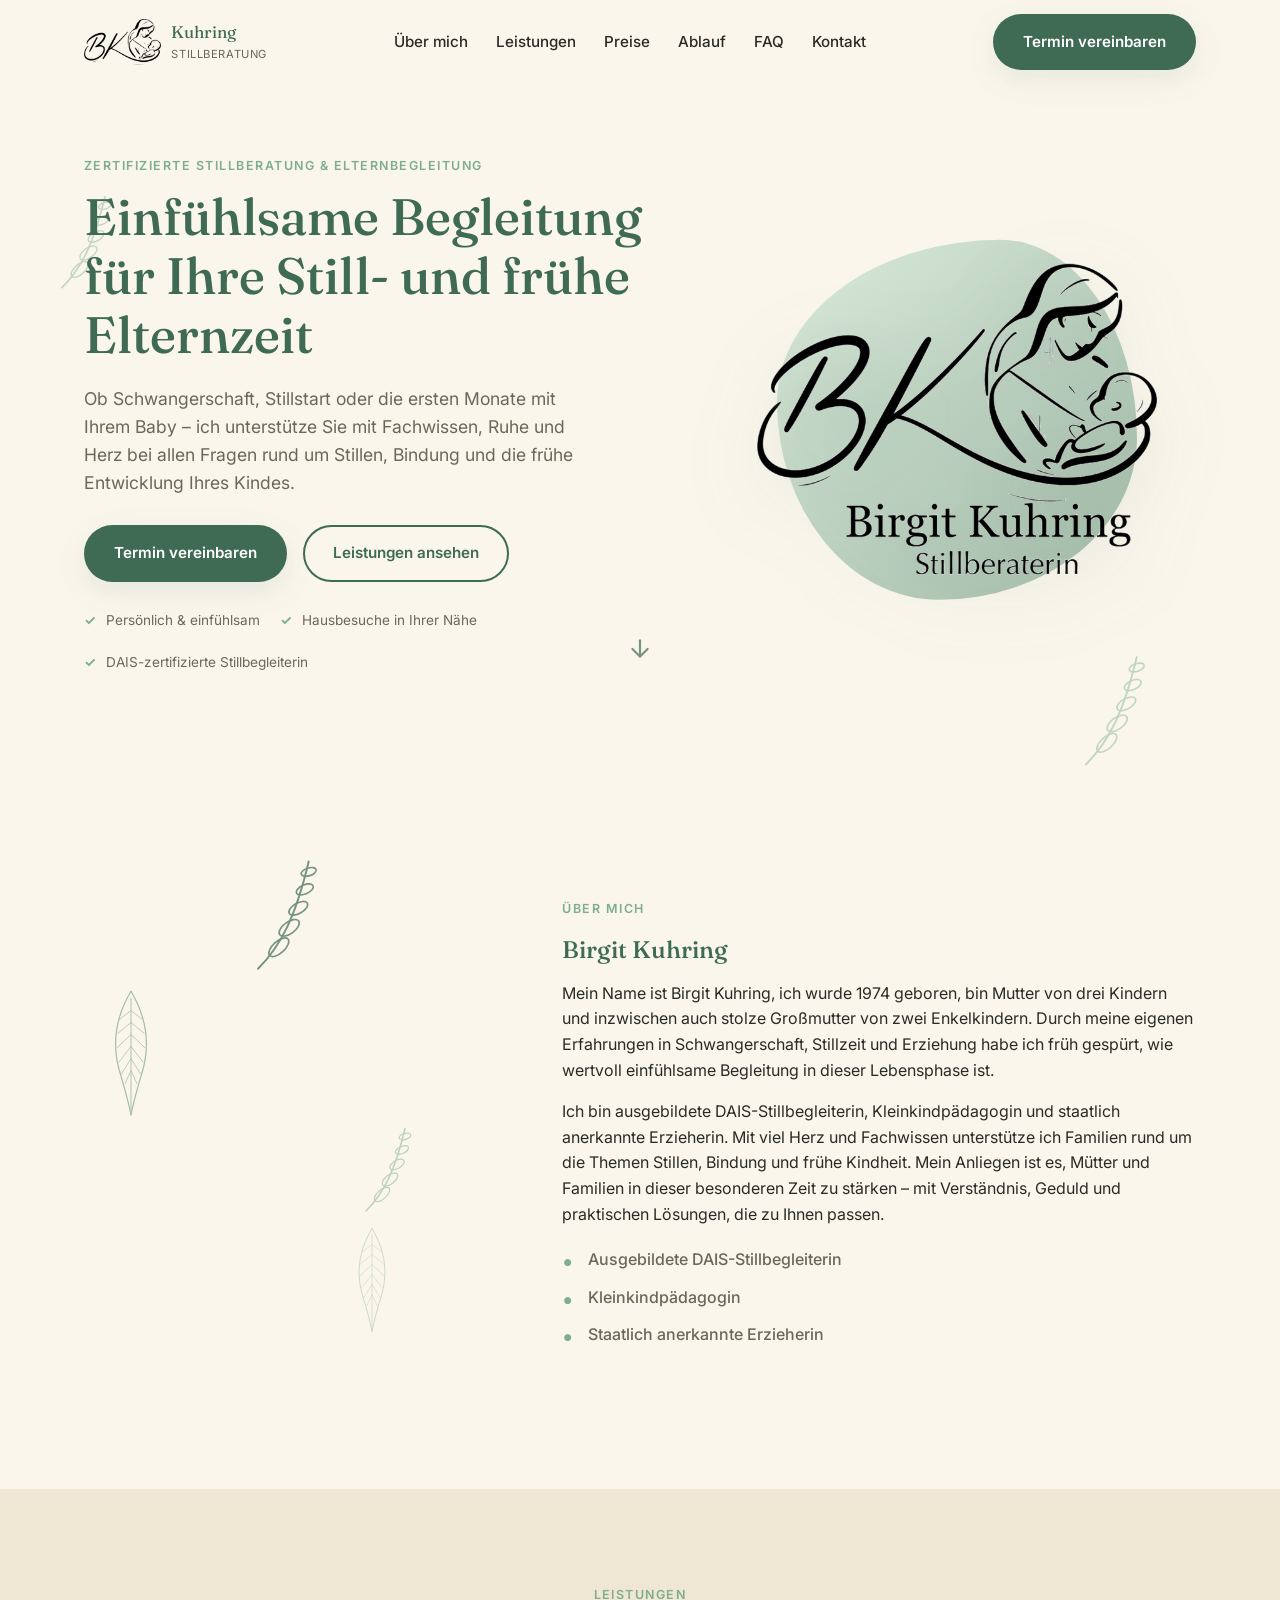
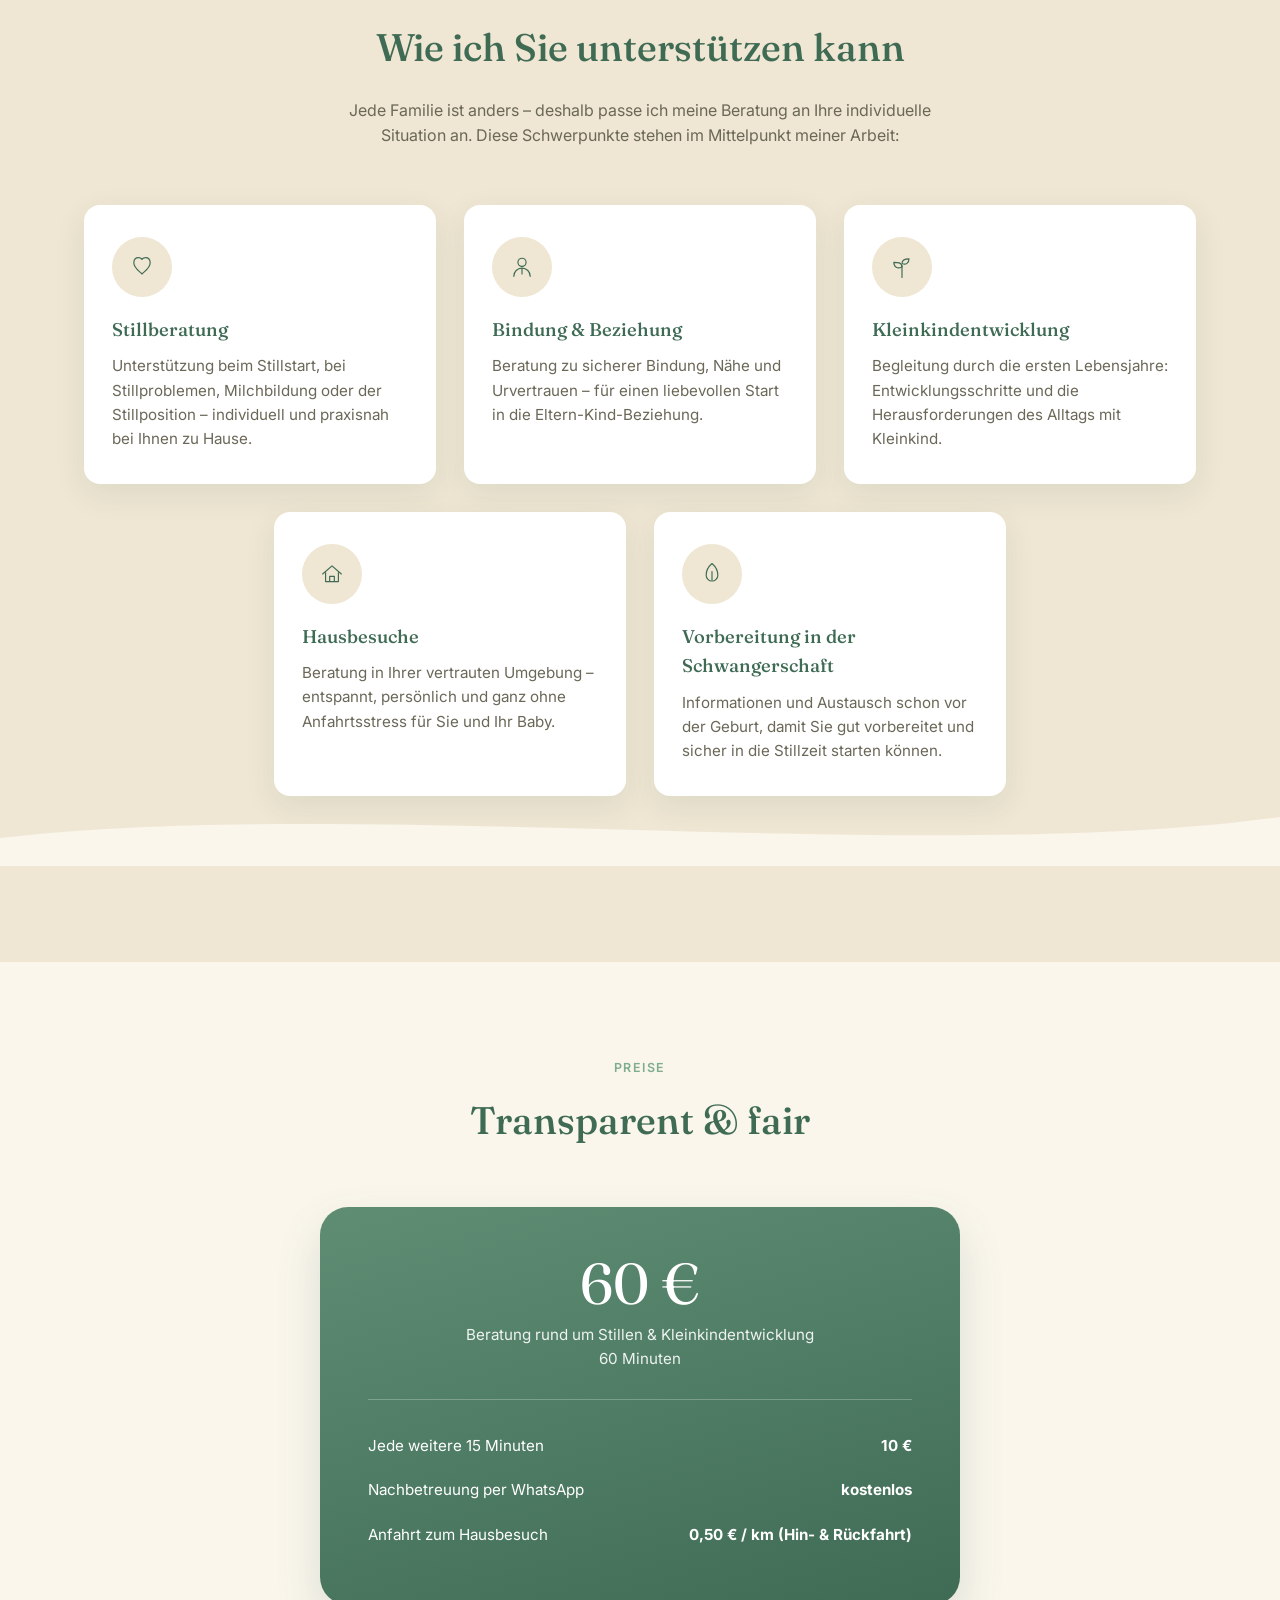
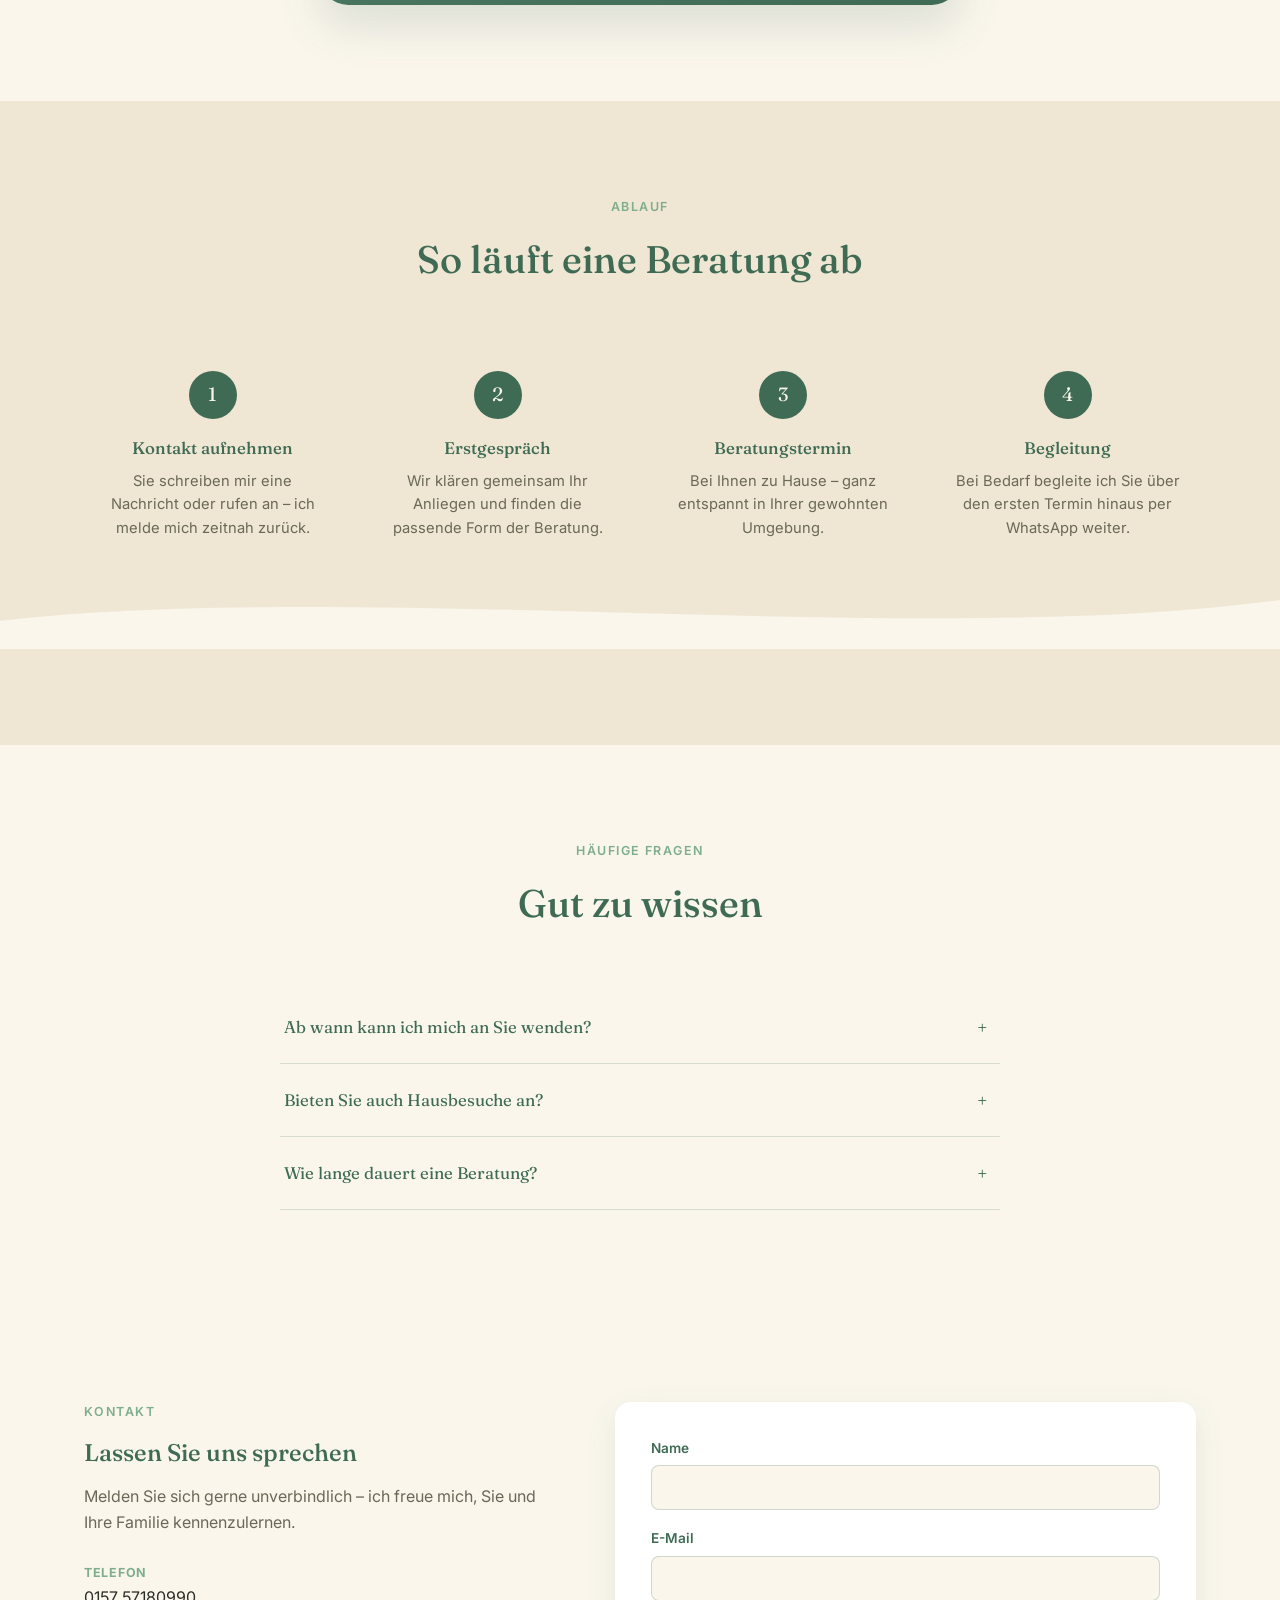
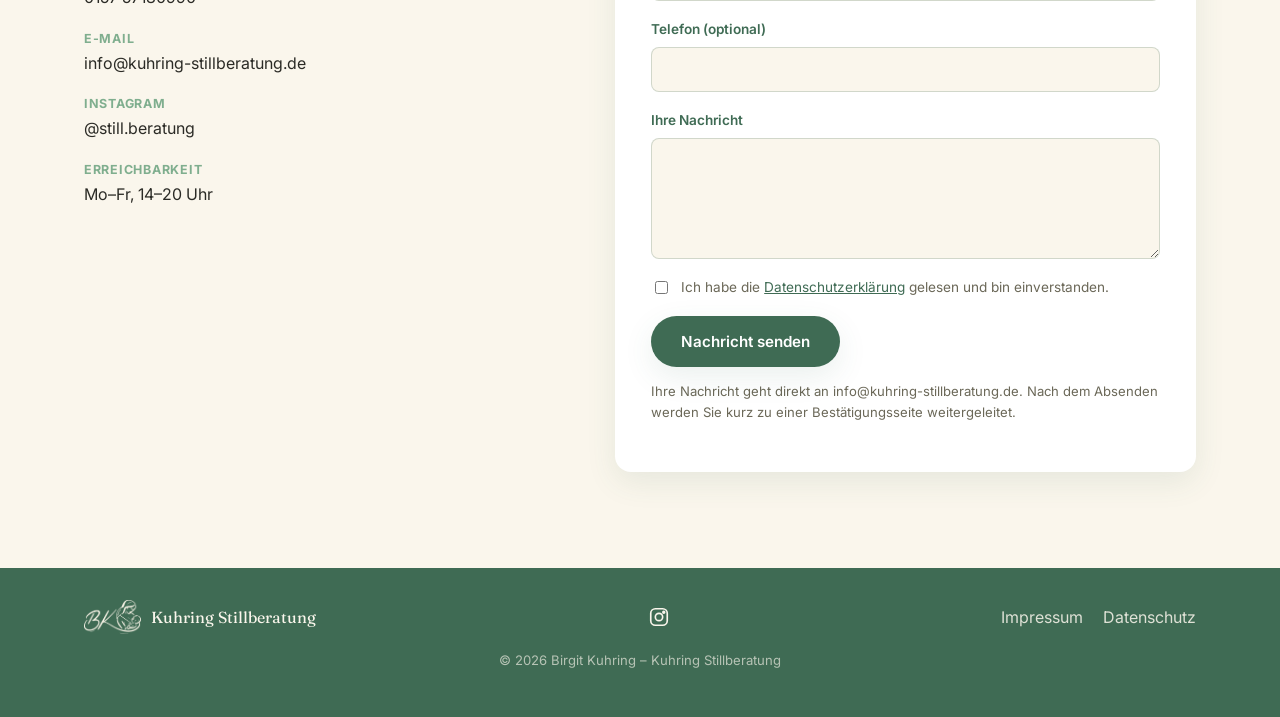
<file: index.html>
<!DOCTYPE html>
<html lang="de">
<head>
<meta charset="UTF-8">
<meta name="viewport" content="width=device-width, initial-scale=1.0">
<title>Kuhring Stillberatung | Birgit Kuhring – Beratung für Stillzeit &amp; frühe Elternschaft</title>
<meta name="description" content="Einfühlsame Beratung und Unterstützung für Familien rund um Stillen, Bindung, frühe Kindheit und Kleinkindentwicklung. Persönlich, kompetent und auf Augenhöhe – von Birgit Kuhring.">
<meta name="theme-color" content="#3f6b54">

<!-- Open Graph -->
<meta property="og:type" content="website">
<meta property="og:title" content="Kuhring Stillberatung | Birgit Kuhring">
<meta property="og:description" content="Einfühlsame Beratung für Familien rund um Stillen, Bindung und frühe Kindheit.">
<meta property="og:locale" content="de_DE">
<meta property="og:image" content="assets/logo-full.png">

<link rel="icon" type="image/png" href="assets/logo-mark.png">

<link rel="preconnect" href="https://fonts.googleapis.com">
<link rel="preconnect" href="https://fonts.gstatic.com" crossorigin>
<link href="https://fonts.googleapis.com/css2?family=Fraunces:opsz,wght@9..144,400;9..144,500;9..144,600&family=Inter:wght@400;500;600;700&display=swap" rel="stylesheet">

<link rel="stylesheet" href="css/style.css">
</head>
<body>

<a class="skip-link" href="#main">Zum Inhalt springen</a>

<!-- Reusable decorative shapes (referenced via <use>) -->
<svg width="0" height="0" style="position:absolute" aria-hidden="true">
  <symbol id="leaf-branch" viewBox="0 0 200 200">
    <path d="M20 185 C 55 150, 78 105, 98 20" stroke="currentColor" stroke-width="3" fill="none" stroke-linecap="round"/>
    <ellipse cx="52" cy="152" rx="19" ry="9" transform="rotate(-42 52 152)" stroke="currentColor" stroke-width="2.5" fill="none"/>
    <ellipse cx="68" cy="122" rx="18" ry="9" transform="rotate(-36 68 122)" stroke="currentColor" stroke-width="2.5" fill="none"/>
    <ellipse cx="82" cy="92" rx="16" ry="8" transform="rotate(-30 82 92)" stroke="currentColor" stroke-width="2.5" fill="none"/>
    <ellipse cx="92" cy="63" rx="14" ry="7" transform="rotate(-24 92 63)" stroke="currentColor" stroke-width="2.5" fill="none"/>
    <ellipse cx="98" cy="36" rx="12" ry="6" transform="rotate(-18 98 36)" stroke="currentColor" stroke-width="2.5" fill="none"/>
  </symbol>
  <symbol id="feather" viewBox="0 0 100 220">
    <path d="M50 8 C 22 55, 18 100, 32 145 C 40 172, 46 192, 50 214" stroke="currentColor" stroke-width="2" fill="none" stroke-linecap="round"/>
    <path d="M50 8 C 78 55, 82 100, 68 145 C 60 172, 54 192, 50 214" stroke="currentColor" stroke-width="2" fill="none" stroke-linecap="round"/>
    <path d="M50 20 L50 205" stroke="currentColor" stroke-width="1.4" stroke-linecap="round"/>
    <path d="M50 40 L32 54 M50 60 L28 78 M50 80 L27 102 M50 100 L30 126 M50 120 L34 146 M50 140 L40 162" stroke="currentColor" stroke-width="1.2" stroke-linecap="round"/>
    <path d="M50 40 L68 54 M50 60 L72 78 M50 80 L73 102 M50 100 L70 126 M50 120 L66 146 M50 140 L60 162" stroke="currentColor" stroke-width="1.2" stroke-linecap="round"/>
  </symbol>
</svg>

<header class="site-header" id="site-header">
  <div class="container header-inner">
    <a href="#hero" class="logo">
      <img src="assets/logo-mark.png" alt="Kuhring Stillberatung" class="logo-img">
      <span class="logo-text">Kuhring<br><small>Stillberatung</small></span>
    </a>

    <nav class="main-nav" id="main-nav" aria-label="Hauptnavigation">
      <ul>
        <li><a href="#ueber-mich">Über mich</a></li>
        <li><a href="#leistungen">Leistungen</a></li>
        <li><a href="#preise">Preise</a></li>
        <li><a href="#ablauf">Ablauf</a></li>
        <li><a href="#faq">FAQ</a></li>
        <li><a href="#kontakt">Kontakt</a></li>
      </ul>
    </nav>

    <a href="#kontakt" class="btn btn-primary nav-cta">Termin vereinbaren</a>

    <button class="nav-toggle" id="nav-toggle" aria-expanded="false" aria-controls="main-nav" aria-label="Menü öffnen">
      <span></span><span></span><span></span>
    </button>
  </div>
</header>

<main id="main">

  <!-- HERO -->
  <section class="hero" id="hero">
    <svg class="floating-leaf leaf-1" data-parallax="0.15"><use href="#leaf-branch"/></svg>
    <svg class="floating-leaf leaf-2" data-parallax="0.3"><use href="#leaf-branch"/></svg>

    <div class="container hero-inner">
      <div class="hero-text">
        <p class="eyebrow">Zertifizierte Stillberatung &amp; Elternbegleitung</p>
        <h1>Einfühlsame Begleitung für Ihre Still- und frühe Elternzeit</h1>
        <p class="hero-lead">
          Ob Schwangerschaft, Stillstart oder die ersten Monate mit Ihrem Baby –
          ich unterstütze Sie mit Fachwissen, Ruhe und Herz bei allen Fragen rund
          um Stillen, Bindung und die frühe Entwicklung Ihres Kindes.
        </p>
        <div class="hero-actions">
          <a href="#kontakt" class="btn btn-primary">Termin vereinbaren</a>
          <a href="#leistungen" class="btn btn-secondary">Leistungen ansehen</a>
        </div>
        <ul class="hero-trust">
          <li>Persönlich &amp; einfühlsam</li>
          <li>Hausbesuche in Ihrer Nähe</li>
          <li>DAIS-zertifizierte Stillbegleiterin</li>
        </ul>
      </div>
      <div class="hero-visual" data-parallax="0.08">
        <div class="hero-blob"></div>
        <img src="assets/logo-full.png" alt="Kuhring Stillberatung – Logo: Mutter stillt ihr Baby" class="hero-logo">
      </div>
    </div>

    <a href="#ueber-mich" class="scroll-cue" aria-label="Nach unten scrollen">
      <svg viewBox="0 0 24 24" width="26" height="26" fill="none" stroke="currentColor" stroke-width="2" stroke-linecap="round" stroke-linejoin="round"><path d="M12 4v15"/><path d="M5 12l7 7 7-7"/></svg>
    </a>
  </section>

  <!-- ÜBER MICH -->
  <section class="section" id="ueber-mich">
    <div class="container about-inner">
      <div class="about-photo" data-parallax="0.06">
        <svg class="frame-leaf frame-leaf-a" viewBox="0 0 200 200" aria-hidden="true"><use href="#leaf-branch"/></svg>
        <svg class="frame-leaf frame-leaf-b" viewBox="0 0 200 200" aria-hidden="true"><use href="#leaf-branch"/></svg>
        <svg class="frame-feather frame-feather-a" viewBox="0 0 100 220" aria-hidden="true"><use href="#feather"/></svg>
        <svg class="frame-feather frame-feather-b" viewBox="0 0 100 220" aria-hidden="true"><use href="#feather"/></svg>
      </div>
      <div class="about-text">
        <p class="eyebrow">Über mich</p>
        <h2>Birgit Kuhring</h2>
        <p>
          Mein Name ist Birgit Kuhring, ich wurde 1974 geboren, bin Mutter von
          drei Kindern und inzwischen auch stolze Großmutter von zwei
          Enkelkindern. Durch meine eigenen Erfahrungen in Schwangerschaft,
          Stillzeit und Erziehung habe ich früh gespürt, wie wertvoll
          einfühlsame Begleitung in dieser Lebensphase ist.
        </p>
        <p>
          Ich bin ausgebildete DAIS-Stillbegleiterin, Kleinkindpädagogin und
          staatlich anerkannte Erzieherin. Mit viel Herz und Fachwissen
          unterstütze ich Familien rund um die Themen Stillen, Bindung und
          frühe Kindheit. Mein Anliegen ist es, Mütter und Familien in dieser
          besonderen Zeit zu stärken – mit Verständnis, Geduld und
          praktischen Lösungen, die zu Ihnen passen.
        </p>
        <ul class="about-facts">
          <li>Ausgebildete DAIS-Stillbegleiterin</li>
          <li>Kleinkindpädagogin</li>
          <li>Staatlich anerkannte Erzieherin</li>
        </ul>
      </div>
    </div>
  </section>

  <!-- LEISTUNGEN -->
  <section class="section section-alt" id="leistungen">
    <div class="container">
      <div class="section-heading">
        <p class="eyebrow">Leistungen</p>
        <h2>Wie ich Sie unterstützen kann</h2>
        <p class="section-lead">
          Jede Familie ist anders – deshalb passe ich meine Beratung an Ihre
          individuelle Situation an. Diese Schwerpunkte stehen im Mittelpunkt
          meiner Arbeit:
        </p>
      </div>

      <div class="card-grid">
        <article class="card">
          <span class="card-icon icon-draw" aria-hidden="true">
            <svg viewBox="0 0 48 48" fill="none"><path d="M18 8c4 0 6 3 6 3s2-3 6-3c5 0 8 4 8 9 0 8-9 14-14 19-5-5-14-11-14-19 0-5 3-9 8-9Z" stroke="currentColor" stroke-width="2" stroke-linejoin="round"/></svg>
          </span>
          <h3>Stillberatung</h3>
          <p>
            Unterstützung beim Stillstart, bei Stillproblemen, Milchbildung oder
            der Stillposition – individuell und praxisnah bei Ihnen zu Hause.
          </p>
        </article>

        <article class="card">
          <span class="card-icon icon-draw" aria-hidden="true">
            <svg viewBox="0 0 48 48" fill="none"><circle cx="24" cy="16" r="7" stroke="currentColor" stroke-width="2"/><path d="M10 40c0-8 6-14 14-14s14 6 14 14" stroke="currentColor" stroke-width="2" stroke-linecap="round"/><path d="M24 26v10" stroke="currentColor" stroke-width="2" stroke-linecap="round"/></svg>
          </span>
          <h3>Bindung &amp; Beziehung</h3>
          <p>
            Beratung zu sicherer Bindung, Nähe und Urvertrauen – für einen
            liebevollen Start in die Eltern-Kind-Beziehung.
          </p>
        </article>

        <article class="card">
          <span class="card-icon icon-draw" aria-hidden="true">
            <svg viewBox="0 0 48 48" fill="none"><path d="M24 42V22" stroke="currentColor" stroke-width="2" stroke-linecap="round"/><path d="M24 24c0-8-8-8-14-8 0 8 6 12 14 8Z" stroke="currentColor" stroke-width="2" stroke-linejoin="round"/><path d="M24 18c0-7 7-8 12-8 0 7-5 11-12 8Z" stroke="currentColor" stroke-width="2" stroke-linejoin="round"/></svg>
          </span>
          <h3>Kleinkindentwicklung</h3>
          <p>
            Begleitung durch die ersten Lebensjahre: Entwicklungsschritte
            und die Herausforderungen des Alltags mit Kleinkind.
          </p>
        </article>

        <article class="card">
          <span class="card-icon icon-draw" aria-hidden="true">
            <svg viewBox="0 0 48 48" fill="none"><path d="M8 24 24 10l16 14" stroke="currentColor" stroke-width="2" stroke-linecap="round" stroke-linejoin="round"/><path d="M13 21v16h22V21" stroke="currentColor" stroke-width="2" stroke-linejoin="round"/><path d="M20 37v-9h8v9" stroke="currentColor" stroke-width="2" stroke-linejoin="round"/></svg>
          </span>
          <h3>Hausbesuche</h3>
          <p>
            Beratung in Ihrer vertrauten Umgebung – entspannt, persönlich und
            ganz ohne Anfahrtsstress für Sie und Ihr Baby.
          </p>
        </article>

        <article class="card">
          <span class="card-icon icon-draw" aria-hidden="true">
            <svg viewBox="0 0 48 48" fill="none"><path d="M24 6c7 6 10 13 10 20a10 10 0 0 1-20 0c0-7 3-14 10-20Z" stroke="currentColor" stroke-width="2" stroke-linejoin="round"/><path d="M24 20v14" stroke="currentColor" stroke-width="2" stroke-linecap="round"/></svg>
          </span>
          <h3>Vorbereitung in der Schwangerschaft</h3>
          <p>
            Informationen und Austausch schon vor der Geburt, damit Sie gut
            vorbereitet und sicher in die Stillzeit starten können.
          </p>
        </article>
      </div>
    </div>

    <svg class="wave-divider" viewBox="0 0 1440 100" preserveAspectRatio="none" aria-hidden="true">
      <path d="M0,60 C 400,0 1040,100 1440,30 L1440,100 L0,100 Z" fill="var(--color-bg)"/>
    </svg>
  </section>

  <!-- PREISE -->
  <section class="section" id="preise">
    <div class="container">
      <div class="section-heading">
        <p class="eyebrow">Preise</p>
        <h2>Transparent &amp; fair</h2>
      </div>

      <div class="price-card">
        <svg class="floating-leaf leaf-price" data-parallax="0.12"><use href="#leaf-branch"/></svg>
        <div class="price-main">
          <span class="price-amount">60&nbsp;€</span>
          <span class="price-detail">Beratung rund um Stillen &amp; Kleinkindentwicklung<br>60 Minuten</span>
        </div>
        <ul class="price-list">
          <li><span>Jede weitere 15 Minuten</span><strong>10&nbsp;€</strong></li>
          <li><span>Nachbetreuung per WhatsApp</span><strong>kostenlos</strong></li>
          <li><span>Anfahrt zum Hausbesuch</span><strong>0,50&nbsp;€ / km (Hin- &amp; Rückfahrt)</strong></li>
        </ul>
      </div>
    </div>
  </section>

  <!-- ABLAUF -->
  <section class="section section-alt" id="ablauf">
    <div class="container">
      <div class="section-heading">
        <p class="eyebrow">Ablauf</p>
        <h2>So läuft eine Beratung ab</h2>
      </div>

      <ol class="steps">
        <li class="step">
          <span class="step-number">1</span>
          <h3>Kontakt aufnehmen</h3>
          <p>Sie schreiben mir eine Nachricht oder rufen an – ich melde mich zeitnah zurück.</p>
        </li>
        <li class="step">
          <span class="step-number">2</span>
          <h3>Erstgespräch</h3>
          <p>Wir klären gemeinsam Ihr Anliegen und finden die passende Form der Beratung.</p>
        </li>
        <li class="step">
          <span class="step-number">3</span>
          <h3>Beratungstermin</h3>
          <p>Bei Ihnen zu Hause – ganz entspannt in Ihrer gewohnten Umgebung.</p>
        </li>
        <li class="step">
          <span class="step-number">4</span>
          <h3>Begleitung</h3>
          <p>Bei Bedarf begleite ich Sie über den ersten Termin hinaus per WhatsApp weiter.</p>
        </li>
      </ol>
    </div>

    <svg class="wave-divider" viewBox="0 0 1440 100" preserveAspectRatio="none" aria-hidden="true">
      <path d="M0,60 C 400,0 1040,100 1440,30 L1440,100 L0,100 Z" fill="var(--color-bg)"/>
    </svg>
  </section>

  <!-- FAQ -->
  <section class="section" id="faq">
    <div class="container">
      <div class="section-heading">
        <p class="eyebrow">Häufige Fragen</p>
        <h2>Gut zu wissen</h2>
      </div>

      <div class="faq-list">
        <div class="faq-item">
          <button class="faq-question" aria-expanded="false">
            Ab wann kann ich mich an Sie wenden?
            <span class="faq-icon" aria-hidden="true">+</span>
          </button>
          <div class="faq-answer">
            <p>Sie können sich bereits während der Schwangerschaft bei mir melden,
            um sich auf die Stillzeit vorzubereiten – aber auch jederzeit danach,
            wenn Fragen oder Herausforderungen auftreten.</p>
          </div>
        </div>

        <div class="faq-item">
          <button class="faq-question" aria-expanded="false">
            Bieten Sie auch Hausbesuche an?
            <span class="faq-icon" aria-hidden="true">+</span>
          </button>
          <div class="faq-answer">
            <p>Ja, ich komme gerne zu Ihnen nach Hause in Ihre vertraute Umgebung.</p>
          </div>
        </div>

        <div class="faq-item">
          <button class="faq-question" aria-expanded="false">
            Wie lange dauert eine Beratung?
            <span class="faq-icon" aria-hidden="true">+</span>
          </button>
          <div class="faq-answer">
            <p>Ein Beratungstermin dauert in der Regel 60 Minuten. Bei Bedarf
            kann er in 15-Minuten-Schritten verlängert werden.</p>
          </div>
        </div>
      </div>
    </div>
  </section>

  <!-- KONTAKT -->
  <section class="section" id="kontakt">
    <div class="container contact-inner">
      <div class="contact-info">
        <p class="eyebrow">Kontakt</p>
        <h2>Lassen Sie uns sprechen</h2>
        <p class="section-lead">
          Melden Sie sich gerne unverbindlich – ich freue mich, Sie und Ihre
          Familie kennenzulernen.
        </p>

        <ul class="contact-details">
          <li>
            <strong>Telefon</strong>
            <a href="tel:+4915757180990">0157 57180990</a>
          </li>
          <li>
            <strong>E-Mail</strong>
            <a href="mailto:info@kuhring-stillberatung.de">info@kuhring-stillberatung.de</a>
          </li>
          <li>
            <strong>Instagram</strong>
            <a href="https://instagram.com/still.beratung" target="_blank" rel="noopener">@still.beratung</a>
          </li>
          <li>
            <strong>Erreichbarkeit</strong>
            <span>Mo–Fr, 14–20 Uhr</span>
          </li>
        </ul>
      </div>

      <form class="contact-form" id="contact-form" action="https://formsubmit.co/info@kuhring-stillberatung.de" method="POST">
        <input type="hidden" name="_subject" value="Neue Anfrage über die Website">
        <input type="hidden" name="_template" value="table">
        <input type="hidden" name="_captcha" value="false">
        <input type="text" name="_honey" style="display:none" tabindex="-1" autocomplete="off">

        <div class="form-row">
          <label for="name">Name</label>
          <input type="text" id="name" name="name" required autocomplete="name">
        </div>
        <div class="form-row">
          <label for="email">E-Mail</label>
          <input type="email" id="email" name="email" required autocomplete="email">
        </div>
        <div class="form-row">
          <label for="phone">Telefon (optional)</label>
          <input type="tel" id="phone" name="phone" autocomplete="tel">
        </div>
        <div class="form-row">
          <label for="message">Ihre Nachricht</label>
          <textarea id="message" name="message" rows="5" required></textarea>
        </div>
        <div class="form-row form-row-checkbox">
          <input type="checkbox" id="privacy" name="privacy" required>
          <label for="privacy">
            Ich habe die <a href="datenschutz.html">Datenschutzerklärung</a> gelesen und bin einverstanden.
          </label>
        </div>
        <button type="submit" class="btn btn-primary">
          <span class="btn-label">Nachricht senden</span>
        </button>
        <p class="form-hint">
          Ihre Nachricht geht direkt an info@kuhring-stillberatung.de. Nach dem
          Absenden werden Sie kurz zu einer Bestätigungsseite weitergeleitet.
        </p>
      </form>
    </div>
  </section>

</main>

<footer class="site-footer">
  <div class="container footer-inner">
    <div class="footer-brand">
      <img src="assets/logo-mark-cream.png" alt="Kuhring Stillberatung" class="footer-logo-img">
      <span>Kuhring Stillberatung</span>
    </div>
    <a class="footer-social" href="https://instagram.com/still.beratung" target="_blank" rel="noopener" aria-label="Instagram">
      <svg viewBox="0 0 24 24" width="22" height="22" fill="none" stroke="currentColor" stroke-width="1.8"><rect x="3" y="3" width="18" height="18" rx="5"/><circle cx="12" cy="12" r="4"/><circle cx="17.2" cy="6.8" r="1"/></svg>
    </a>
    <nav class="footer-nav" aria-label="Rechtliches">
      <a href="impressum.html">Impressum</a>
      <a href="datenschutz.html">Datenschutz</a>
    </nav>
    <p class="footer-copy">&copy; <span id="year"></span> Birgit Kuhring – Kuhring Stillberatung</p>
  </div>
</footer>

<script src="js/main.js"></script>
</body>
</html>
</file>
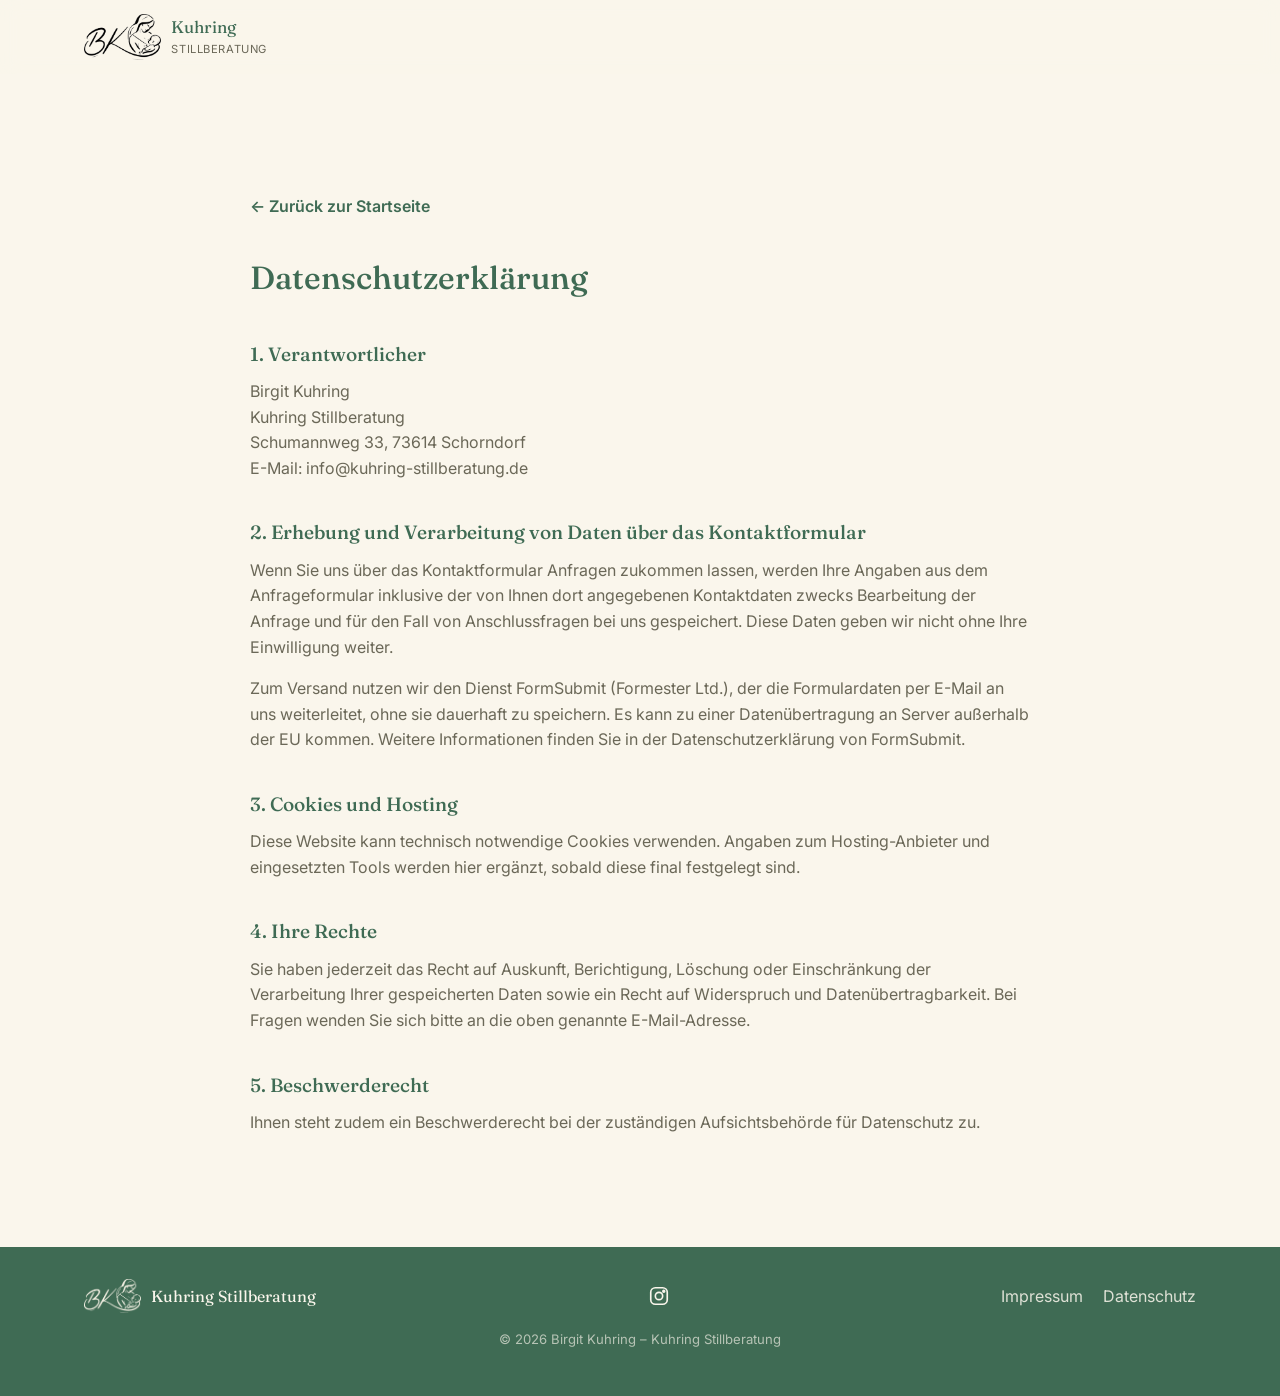
<file: datenschutz.html>
<!DOCTYPE html>
<html lang="de">
<head>
<meta charset="UTF-8">
<meta name="viewport" content="width=device-width, initial-scale=1.0">
<title>Datenschutzerklärung | Kuhring Stillberatung</title>
<meta name="robots" content="noindex">
<link href="https://fonts.googleapis.com/css2?family=Fraunces:opsz,wght@9..144,400;9..144,500;9..144,600&family=Inter:wght@400;500;600;700&display=swap" rel="stylesheet">
<link rel="stylesheet" href="css/style.css">
</head>
<body>

<header class="site-header">
  <div class="container header-inner">
    <a href="index.html" class="logo">
      <img src="assets/logo-mark.png" alt="Kuhring Stillberatung" class="logo-img">
      <span class="logo-text">Kuhring<br><small>Stillberatung</small></span>
    </a>
  </div>
</header>

<main class="container legal-page">
  <a href="index.html" class="back-link">← Zurück zur Startseite</a>
  <h1>Datenschutzerklärung</h1>

  <h2>1. Verantwortlicher</h2>
  <p>
    Birgit Kuhring<br>
    Kuhring Stillberatung<br>
    Schumannweg 33, 73614 Schorndorf<br>
    E-Mail: info@kuhring-stillberatung.de
  </p>

  <h2>2. Erhebung und Verarbeitung von Daten über das Kontaktformular</h2>
  <p>
    Wenn Sie uns über das Kontaktformular Anfragen zukommen lassen, werden
    Ihre Angaben aus dem Anfrageformular inklusive der von Ihnen dort
    angegebenen Kontaktdaten zwecks Bearbeitung der Anfrage und für den
    Fall von Anschlussfragen bei uns gespeichert. Diese Daten geben wir
    nicht ohne Ihre Einwilligung weiter.
  </p>
  <p>
    Zum Versand nutzen wir den Dienst FormSubmit (Formester Ltd.), der die
    Formulardaten per E-Mail an uns weiterleitet, ohne sie dauerhaft zu
    speichern. Es kann zu einer Datenübertragung an Server außerhalb der EU
    kommen. Weitere Informationen finden Sie in der Datenschutzerklärung
    von FormSubmit.
  </p>

  <h2>3. Cookies und Hosting</h2>
  <p>
    Diese Website kann technisch notwendige Cookies verwenden. Angaben zum
    Hosting-Anbieter und eingesetzten Tools werden hier ergänzt, sobald
    diese final festgelegt sind.
  </p>

  <h2>4. Ihre Rechte</h2>
  <p>
    Sie haben jederzeit das Recht auf Auskunft, Berichtigung, Löschung
    oder Einschränkung der Verarbeitung Ihrer gespeicherten Daten sowie
    ein Recht auf Widerspruch und Datenübertragbarkeit. Bei Fragen wenden
    Sie sich bitte an die oben genannte E-Mail-Adresse.
  </p>

  <h2>5. Beschwerderecht</h2>
  <p>
    Ihnen steht zudem ein Beschwerderecht bei der zuständigen
    Aufsichtsbehörde für Datenschutz zu.
  </p>
</main>

<footer class="site-footer">
  <div class="container footer-inner">
    <div class="footer-brand">
      <img src="assets/logo-mark-cream.png" alt="Kuhring Stillberatung" class="footer-logo-img">
      <span>Kuhring Stillberatung</span>
    </div>
    <a class="footer-social" href="https://instagram.com/still.beratung" target="_blank" rel="noopener" aria-label="Instagram">
      <svg viewBox="0 0 24 24" width="22" height="22" fill="none" stroke="currentColor" stroke-width="1.8"><rect x="3" y="3" width="18" height="18" rx="5"/><circle cx="12" cy="12" r="4"/><circle cx="17.2" cy="6.8" r="1"/></svg>
    </a>
    <nav class="footer-nav" aria-label="Rechtliches">
      <a href="impressum.html">Impressum</a>
      <a href="datenschutz.html">Datenschutz</a>
    </nav>
    <p class="footer-copy">&copy; <span id="year"></span> Birgit Kuhring – Kuhring Stillberatung</p>
  </div>
</footer>

<script src="js/main.js"></script>
</body>
</html>
</file>
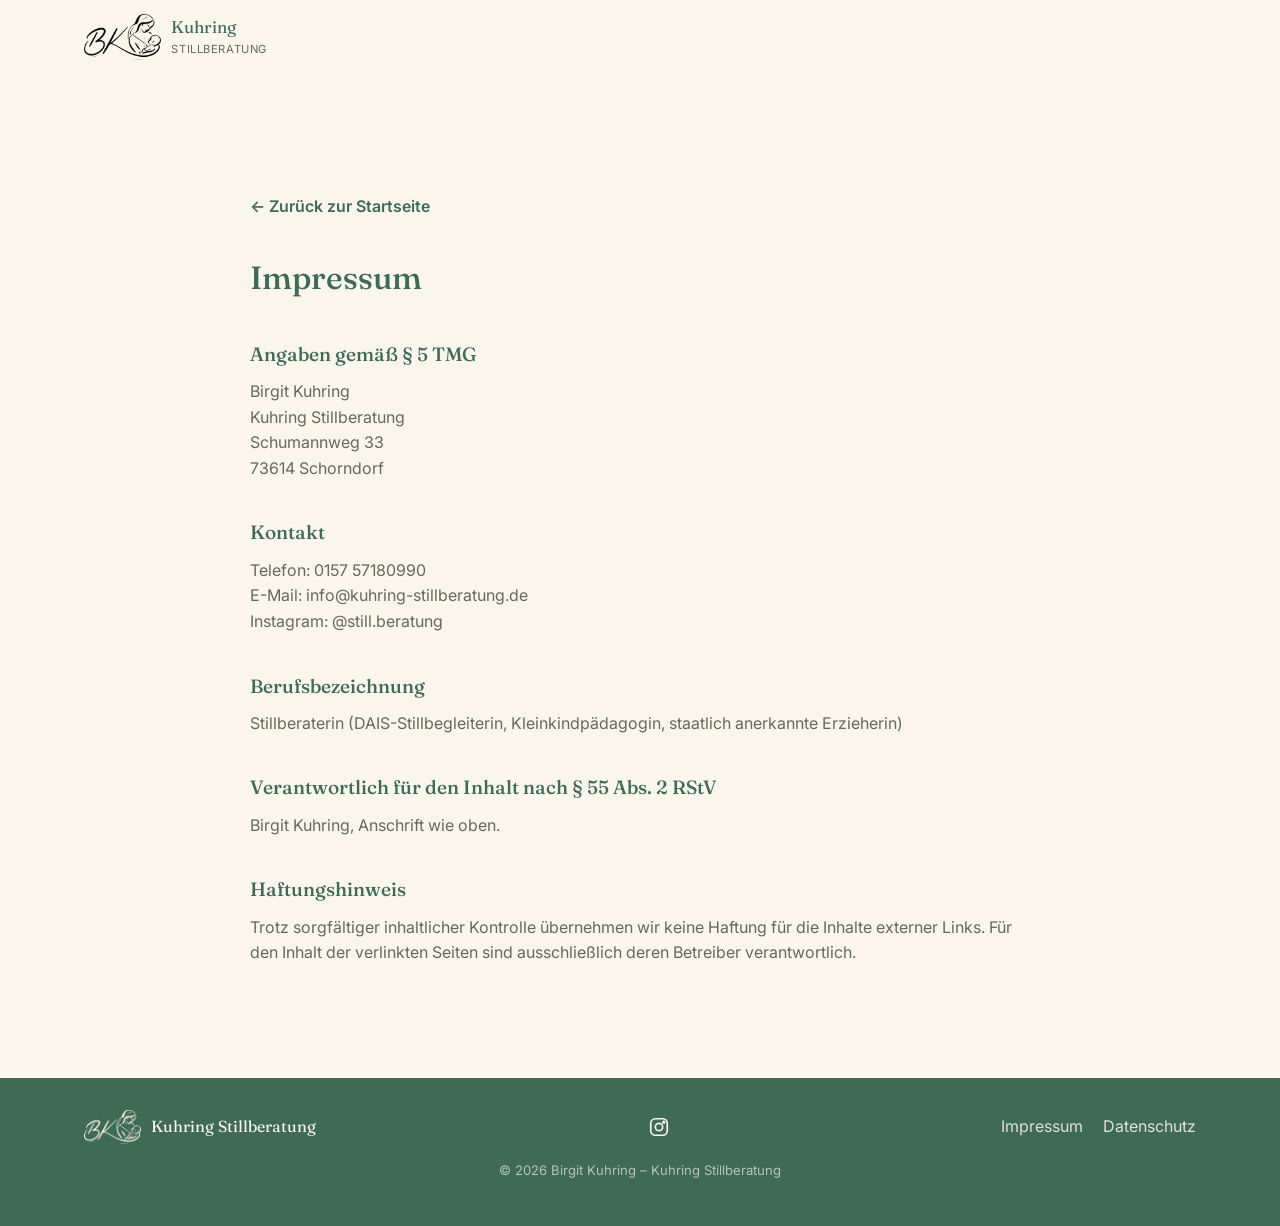
<file: impressum.html>
<!DOCTYPE html>
<html lang="de">
<head>
<meta charset="UTF-8">
<meta name="viewport" content="width=device-width, initial-scale=1.0">
<title>Impressum | Kuhring Stillberatung</title>
<meta name="robots" content="noindex">
<link href="https://fonts.googleapis.com/css2?family=Fraunces:opsz,wght@9..144,400;9..144,500;9..144,600&family=Inter:wght@400;500;600;700&display=swap" rel="stylesheet">
<link rel="stylesheet" href="css/style.css">
</head>
<body>

<header class="site-header">
  <div class="container header-inner">
    <a href="index.html" class="logo">
      <img src="assets/logo-mark.png" alt="Kuhring Stillberatung" class="logo-img">
      <span class="logo-text">Kuhring<br><small>Stillberatung</small></span>
    </a>
  </div>
</header>

<main class="container legal-page">
  <a href="index.html" class="back-link">← Zurück zur Startseite</a>
  <h1>Impressum</h1>

  <h2>Angaben gemäß § 5 TMG</h2>
  <p>
    Birgit Kuhring<br>
    Kuhring Stillberatung<br>
    Schumannweg 33<br>
    73614 Schorndorf
  </p>

  <h2>Kontakt</h2>
  <p>
    Telefon: 0157 57180990<br>
    E-Mail: info@kuhring-stillberatung.de<br>
    Instagram: <a href="https://instagram.com/still.beratung" target="_blank" rel="noopener">@still.beratung</a>
  </p>

  <h2>Berufsbezeichnung</h2>
  <p>
    Stillberaterin (DAIS-Stillbegleiterin, Kleinkindpädagogin, staatlich
    anerkannte Erzieherin)
  </p>

  <h2>Verantwortlich für den Inhalt nach § 55 Abs. 2 RStV</h2>
  <p>
    Birgit Kuhring, Anschrift wie oben.
  </p>

  <h2>Haftungshinweis</h2>
  <p>
    Trotz sorgfältiger inhaltlicher Kontrolle übernehmen wir keine Haftung
    für die Inhalte externer Links. Für den Inhalt der verlinkten Seiten
    sind ausschließlich deren Betreiber verantwortlich.
  </p>
</main>

<footer class="site-footer">
  <div class="container footer-inner">
    <div class="footer-brand">
      <img src="assets/logo-mark-cream.png" alt="Kuhring Stillberatung" class="footer-logo-img">
      <span>Kuhring Stillberatung</span>
    </div>
    <a class="footer-social" href="https://instagram.com/still.beratung" target="_blank" rel="noopener" aria-label="Instagram">
      <svg viewBox="0 0 24 24" width="22" height="22" fill="none" stroke="currentColor" stroke-width="1.8"><rect x="3" y="3" width="18" height="18" rx="5"/><circle cx="12" cy="12" r="4"/><circle cx="17.2" cy="6.8" r="1"/></svg>
    </a>
    <nav class="footer-nav" aria-label="Rechtliches">
      <a href="impressum.html">Impressum</a>
      <a href="datenschutz.html">Datenschutz</a>
    </nav>
    <p class="footer-copy">&copy; <span id="year"></span> Birgit Kuhring – Kuhring Stillberatung</p>
  </div>
</footer>

<script src="js/main.js"></script>
</body>
</html>
</file>
<file: css/style.css>
/* ---------- Variables ---------- */
:root {
  --color-primary: #3f6b54;
  --color-primary-light: #5f8d74;
  --color-accent: #7fae8e;
  --color-accent-light: #bfe0cc;
  --color-bg: #faf6ec;
  --color-bg-alt: #efe6d3;
  --color-text: #2b2b26;
  --color-text-muted: #6b6858;
  --color-white: #ffffff;

  --font-heading: "Fraunces", Georgia, serif;
  --font-body: "Inter", -apple-system, BlinkMacSystemFont, "Segoe UI", sans-serif;

  --radius-sm: 8px;
  --radius-md: 16px;
  --radius-lg: 28px;

  --shadow-soft: 0 10px 30px rgba(63, 107, 84, 0.1);
  --shadow-medium: 0 20px 45px rgba(63, 107, 84, 0.16);

  --transition-base: 0.3s ease;
  --container-width: 1160px;
}

/* ---------- Reset ---------- */
*, *::before, *::after { box-sizing: border-box; }
html { scroll-behavior: smooth; }
body {
  margin: 0;
  font-family: var(--font-body);
  color: var(--color-text);
  background: var(--color-bg);
  line-height: 1.6;
  -webkit-font-smoothing: antialiased;
}
img { max-width: 100%; display: block; }
a { color: inherit; text-decoration: none; }
ul, ol { margin: 0; padding: 0; list-style: none; }
h1, h2, h3 { font-family: var(--font-heading); font-weight: 500; margin: 0 0 0.5em; color: var(--color-primary); }
p { margin: 0 0 1em; }
button { font-family: inherit; cursor: pointer; }

@media (prefers-reduced-motion: reduce) {
  html { scroll-behavior: auto; }
  *, *::before, *::after {
    animation-duration: 0.001ms !important;
    animation-iteration-count: 1 !important;
    transition-duration: 0.001ms !important;
    scroll-behavior: auto !important;
  }
}

.container {
  max-width: var(--container-width);
  margin: 0 auto;
  padding: 0 24px;
  position: relative;
}

.skip-link {
  position: absolute;
  left: -999px;
  top: auto;
  background: var(--color-primary);
  color: #fff;
  padding: 12px 20px;
  border-radius: var(--radius-sm);
  z-index: 1000;
}
.skip-link:focus {
  left: 24px;
  top: 24px;
}

/* ---------- Buttons ---------- */
.btn {
  display: inline-flex;
  align-items: center;
  justify-content: center;
  padding: 14px 28px;
  border-radius: 999px;
  font-weight: 600;
  font-size: 0.95rem;
  transition: transform var(--transition-base), box-shadow var(--transition-base), background var(--transition-base), color var(--transition-base);
  border: 2px solid transparent;
  white-space: nowrap;
  position: relative;
  overflow: hidden;
}
.btn-primary {
  background: var(--color-primary);
  color: var(--color-white);
  box-shadow: var(--shadow-soft);
}
.btn-primary:hover {
  background: var(--color-primary-light);
  transform: translateY(-2px);
  box-shadow: var(--shadow-medium);
}
.btn-primary:active { transform: translateY(0) scale(0.98); }

.hero-actions .btn-primary::after {
  content: "";
  position: absolute;
  inset: 0;
  border-radius: inherit;
  box-shadow: 0 0 0 0 rgba(63, 107, 84, 0.45);
  animation: btn-pulse 2.4s ease-out infinite;
  pointer-events: none;
}
@keyframes btn-pulse {
  0% { box-shadow: 0 0 0 0 rgba(63, 107, 84, 0.45); }
  70% { box-shadow: 0 0 0 16px rgba(63, 107, 84, 0); }
  100% { box-shadow: 0 0 0 16px rgba(63, 107, 84, 0); }
}
.btn-secondary {
  background: transparent;
  color: var(--color-primary);
  border-color: var(--color-primary);
}
.btn-secondary:hover {
  background: var(--color-primary);
  color: var(--color-white);
  transform: translateY(-2px);
}

/* ---------- Decorative floating leaves ---------- */
.floating-leaf {
  position: absolute;
  width: 90px;
  height: 90px;
  color: var(--color-accent);
  opacity: 0.45;
  pointer-events: none;
  z-index: 0;
  animation: leaf-sway 4.5s ease-in-out infinite;
}
.leaf-1 { top: 8%; left: 4%; width: 110px; height: 110px; animation-duration: 5s; }
.leaf-2 { bottom: 6%; right: 6%; width: 130px; height: 130px; animation-duration: 6s; animation-delay: 0.6s; }
.leaf-3 { bottom: -30px; right: -30px; width: 90px; height: 90px; opacity: 0.5; animation-duration: 4.8s; }
.leaf-price { top: -20px; left: -20px; width: 80px; height: 80px; opacity: 0.6; animation-duration: 5.4s; }

@keyframes leaf-sway {
  0%, 100% { transform: rotate(0deg) translateY(0) scale(1); }
  50% { transform: rotate(14deg) translateY(-20px) scale(1.06); }
}
.leaf-2 { animation-name: leaf-sway-flip; }
@keyframes leaf-sway-flip {
  0%, 100% { transform: scaleX(-1) rotate(0deg) translateY(0) scale(1); }
  50% { transform: scaleX(-1) rotate(14deg) translateY(-20px) scale(1.06); }
}

/* ---------- Header ---------- */
.site-header {
  position: sticky;
  top: 0;
  z-index: 500;
  background: rgba(250, 246, 236, 0.85);
  backdrop-filter: blur(10px);
  transition: box-shadow var(--transition-base), background var(--transition-base);
}
.site-header.is-scrolled {
  box-shadow: 0 4px 20px rgba(63, 107, 84, 0.1);
}
.header-inner {
  display: flex;
  align-items: center;
  justify-content: space-between;
  gap: 24px;
  padding-top: 14px;
  padding-bottom: 14px;
}
.logo {
  display: flex;
  align-items: center;
  gap: 10px;
  flex-shrink: 0;
}
.logo-img {
  height: 46px;
  width: auto;
  transition: transform var(--transition-base);
  animation: logo-breathe 3.2s ease-in-out infinite;
  transform-origin: center;
}
.logo:hover .logo-img {
  transform: scale(1.15) rotate(-6deg);
}
@keyframes logo-breathe {
  0%, 100% { transform: scale(1) rotate(0deg); }
  50% { transform: scale(1.09) rotate(-2deg); }
}
.logo-text {
  font-family: var(--font-heading);
  color: var(--color-primary);
  font-size: 1.05rem;
  line-height: 1.2;
}
.logo-text small { color: var(--color-text-muted); font-size: 0.7rem; letter-spacing: 0.05em; text-transform: uppercase; font-family: var(--font-body); }

.main-nav ul {
  display: flex;
  gap: 28px;
}
.main-nav a {
  font-weight: 500;
  font-size: 0.95rem;
  position: relative;
  padding: 4px 0;
}
.main-nav a::after {
  content: "";
  position: absolute;
  left: 0;
  bottom: -2px;
  width: 0;
  height: 2px;
  background: var(--color-accent);
  transition: width var(--transition-base);
}
.main-nav a:hover::after { width: 100%; }

.nav-cta { flex-shrink: 0; }

.nav-toggle {
  display: none;
  flex-direction: column;
  justify-content: center;
  gap: 5px;
  width: 40px;
  height: 40px;
  background: transparent;
  border: none;
  padding: 0;
}
.nav-toggle span {
  display: block;
  width: 100%;
  height: 2px;
  background: var(--color-primary);
  transition: transform var(--transition-base), opacity var(--transition-base);
}
.nav-toggle.is-open span:nth-child(1) { transform: translateY(7px) rotate(45deg); }
.nav-toggle.is-open span:nth-child(2) { opacity: 0; }
.nav-toggle.is-open span:nth-child(3) { transform: translateY(-7px) rotate(-45deg); }

/* ---------- Hero ---------- */
.hero {
  padding: 72px 0 0;
  overflow: hidden;
  position: relative;
}
.hero-inner {
  display: grid;
  grid-template-columns: 1.1fr 0.9fr;
  gap: 48px;
  align-items: center;
  padding-bottom: 96px;
  position: relative;
  z-index: 1;
}
.eyebrow {
  text-transform: uppercase;
  letter-spacing: 0.12em;
  font-size: 0.78rem;
  font-weight: 600;
  color: var(--color-accent);
  margin-bottom: 12px;
}
.hero h1 {
  font-size: clamp(2.2rem, 4vw, 3.2rem);
  line-height: 1.15;
  margin-bottom: 20px;
}
.hero-lead {
  font-size: 1.1rem;
  color: var(--color-text-muted);
  max-width: 46ch;
}
.hero-actions {
  display: flex;
  gap: 16px;
  flex-wrap: wrap;
  margin: 28px 0;
}
.hero-trust {
  display: flex;
  gap: 20px;
  flex-wrap: wrap;
  margin-top: 12px;
}
.hero-trust li {
  font-size: 0.85rem;
  color: var(--color-text-muted);
  padding-left: 22px;
  position: relative;
}
.hero-trust li::before {
  content: "✓";
  position: absolute;
  left: 0;
  color: var(--color-accent);
  font-weight: 700;
}

.hero-visual {
  position: relative;
  display: flex;
  align-items: center;
  justify-content: center;
  min-height: 360px;
}
.hero-blob {
  position: absolute;
  inset: 0;
  margin: auto;
  width: 360px;
  height: 360px;
  background: linear-gradient(135deg, var(--color-accent-light), var(--color-primary-light));
  border-radius: 62% 38% 55% 45% / 45% 55% 45% 55%;
  opacity: 0.55;
  animation: blob-morph 6s ease-in-out infinite, blob-float 4.5s ease-in-out infinite;
}
.hero-logo {
  position: relative;
  width: min(400px, 85%);
  filter: drop-shadow(0 20px 35px rgba(63, 107, 84, 0.25));
  animation: float-gentle 3.6s ease-in-out infinite;
}

@keyframes blob-morph {
  0%, 100% { border-radius: 62% 38% 55% 45% / 45% 55% 45% 55%; }
  50% { border-radius: 40% 60% 35% 65% / 65% 35% 65% 35%; }
}
@keyframes blob-float {
  0%, 100% { transform: translateY(0) scale(1); }
  50% { transform: translateY(-26px) scale(1.07); }
}
@keyframes float-gentle {
  0%, 100% { transform: translateY(0) rotate(0deg); }
  50% { transform: translateY(-16px) rotate(-1.5deg); }
}

.scroll-cue {
  position: absolute;
  left: 50%;
  bottom: 100px;
  transform: translateX(-50%);
  color: var(--color-primary);
  opacity: 0.7;
  z-index: 1;
  animation: scroll-cue-bounce 1.8s ease-in-out infinite;
  transition: opacity var(--transition-base), color var(--transition-base);
}
.scroll-cue:hover { opacity: 1; color: var(--color-accent); }
@keyframes scroll-cue-bounce {
  0%, 100% { transform: translateX(-50%) translateY(0); }
  50% { transform: translateX(-50%) translateY(10px); }
}

/* Wave dividers between sections */
.wave-divider {
  display: block;
  width: 100%;
  height: 70px;
  position: relative;
  z-index: 1;
}

/* ---------- Sections ---------- */
section[id] { scroll-margin-top: 90px; }
.section { padding: 96px 0; position: relative; overflow: hidden; }
.section-alt { background: var(--color-bg-alt); }
.section-heading {
  max-width: 640px;
  margin: 0 auto 56px;
  text-align: center;
}
.section-heading h2 { font-size: clamp(1.8rem, 3vw, 2.4rem); }
.section-lead { color: var(--color-text-muted); }

/* Scroll reveal */
.reveal {
  opacity: 0;
  transform: translateY(44px) scale(0.97);
  transition: opacity 0.8s cubic-bezier(0.22, 1, 0.36, 1), transform 0.8s cubic-bezier(0.22, 1, 0.36, 1);
}
.reveal.is-visible {
  opacity: 1;
  transform: translateY(0) scale(1);
}

/* ---------- About ---------- */
.about-inner {
  display: grid;
  grid-template-columns: 0.8fr 1.2fr;
  gap: 56px;
  align-items: center;
}
.about-photo {
  position: relative;
  aspect-ratio: 4 / 5;
  width: 100%;
}
.frame-leaf {
  position: absolute;
  color: var(--color-primary);
  pointer-events: none;
}
.frame-leaf-a {
  width: 130px;
  height: 130px;
  top: 4%;
  left: 38%;
  opacity: 0.7;
  animation: leaf-sway 5.5s ease-in-out infinite;
}
.frame-leaf-b {
  width: 100px;
  height: 100px;
  bottom: 26%;
  right: 12%;
  opacity: 0.5;
  color: var(--color-accent);
  animation: leaf-sway-flip 6.5s ease-in-out infinite;
  animation-delay: 0.5s;
}
.frame-feather {
  position: absolute;
  color: var(--color-primary-light);
  pointer-events: none;
}
.frame-feather-a {
  width: 60px;
  height: 132px;
  top: 30%;
  left: 4%;
  opacity: 0.55;
  animation: leaf-sway 6.8s ease-in-out infinite;
  animation-delay: 0.3s;
}
.frame-feather-b {
  width: 50px;
  height: 110px;
  bottom: 4%;
  right: 26%;
  opacity: 0.4;
  color: var(--color-accent);
  animation: leaf-sway-flip 6s ease-in-out infinite;
  animation-delay: 1.1s;
}
.about-facts {
  margin-top: 20px;
}
.about-facts li {
  padding-left: 26px;
  position: relative;
  margin-bottom: 12px;
  color: var(--color-text-muted);
  font-weight: 500;
}
.about-facts li::before {
  content: "•";
  color: var(--color-accent);
  font-size: 1.4rem;
  position: absolute;
  left: 0;
  top: -4px;
}

/* ---------- Cards ---------- */
.card-grid {
  display: flex;
  flex-wrap: wrap;
  justify-content: center;
  gap: 28px;
  position: relative;
  z-index: 1;
}
.card {
  background: var(--color-white);
  border-radius: var(--radius-md);
  padding: 32px 28px;
  box-shadow: var(--shadow-soft);
  transition: transform var(--transition-base), box-shadow var(--transition-base);
  flex: 0 1 352px;
  width: 352px;
}
.card:hover {
  transform: translateY(-8px);
  box-shadow: var(--shadow-medium);
}
.card-icon {
  display: flex;
  align-items: center;
  justify-content: center;
  width: 60px;
  height: 60px;
  border-radius: 50%;
  background: var(--color-bg-alt);
  margin-bottom: 18px;
  color: var(--color-primary);
  transition: background var(--transition-base), color var(--transition-base), transform var(--transition-base);
}
.card-icon svg { width: 28px; height: 28px; }
.card:hover .card-icon {
  background: var(--color-primary);
  color: var(--color-white);
  transform: rotate(-6deg) scale(1.08);
}

/* Icon draw-in animation */
.icon-draw svg path,
.icon-draw svg circle,
.icon-draw svg rect,
.icon-draw svg ellipse {
  stroke-dasharray: 420;
  stroke-dashoffset: 420;
  transition: stroke-dashoffset 1.1s ease;
}
.reveal.is-visible .icon-draw svg path,
.reveal.is-visible .icon-draw svg circle,
.reveal.is-visible .icon-draw svg rect,
.reveal.is-visible .icon-draw svg ellipse {
  stroke-dashoffset: 0;
}

.card h3 { font-size: 1.15rem; margin-bottom: 10px; }
.card p { color: var(--color-text-muted); margin-bottom: 0; font-size: 0.95rem; }

/* ---------- Steps ---------- */
.steps {
  display: grid;
  grid-template-columns: repeat(4, 1fr);
  gap: 28px;
  counter-reset: step;
}
.step {
  text-align: center;
  padding: 24px 16px;
  position: relative;
}
.step-number {
  display: inline-flex;
  align-items: center;
  justify-content: center;
  width: 48px;
  height: 48px;
  border-radius: 50%;
  background: var(--color-primary);
  color: var(--color-bg);
  font-family: var(--font-heading);
  font-size: 1.2rem;
  margin-bottom: 16px;
  transition: transform var(--transition-base);
}
.step:hover .step-number { transform: scale(1.12) rotate(-8deg); }
.step h3 { font-size: 1.05rem; }
.step p { color: var(--color-text-muted); font-size: 0.92rem; }

/* ---------- Pricing ---------- */
.price-card {
  max-width: 640px;
  margin: 0 auto;
  background: linear-gradient(165deg, var(--color-primary-light), var(--color-primary));
  color: var(--color-white);
  border-radius: var(--radius-lg);
  padding: 48px;
  text-align: center;
  box-shadow: var(--shadow-medium);
  position: relative;
  overflow: hidden;
}
.price-main {
  display: flex;
  flex-direction: column;
  align-items: center;
  margin-bottom: 28px;
  position: relative;
  z-index: 1;
}
.price-amount {
  font-family: var(--font-heading);
  font-size: 3.6rem;
  line-height: 1;
}
.price-detail {
  margin-top: 10px;
  opacity: 0.9;
  font-size: 0.95rem;
}
.price-list {
  border-top: 1px solid rgba(255, 255, 255, 0.25);
  padding-top: 24px;
  position: relative;
  z-index: 1;
}
.price-list li {
  display: flex;
  justify-content: space-between;
  gap: 16px;
  padding: 10px 0;
  font-size: 0.95rem;
  text-align: left;
}
.price-list strong { font-weight: 700; white-space: nowrap; }

/* ---------- FAQ ---------- */
.faq-list {
  max-width: 720px;
  margin: 0 auto;
}
.faq-item {
  border-bottom: 1px solid rgba(63, 107, 84, 0.18);
}
.faq-question {
  width: 100%;
  display: flex;
  align-items: center;
  justify-content: space-between;
  gap: 16px;
  background: none;
  border: none;
  text-align: left;
  padding: 22px 4px;
  font-family: var(--font-heading);
  font-size: 1.05rem;
  color: var(--color-primary);
}
.faq-icon {
  flex-shrink: 0;
  width: 28px;
  height: 28px;
  border-radius: 50%;
  background: var(--color-bg);
  display: flex;
  align-items: center;
  justify-content: center;
  transition: transform var(--transition-base), background var(--transition-base);
  font-size: 1.2rem;
  color: var(--color-primary);
}
.faq-question[aria-expanded="true"] .faq-icon {
  transform: rotate(45deg);
  background: var(--color-accent);
  color: var(--color-white);
}
.faq-answer {
  max-height: 0;
  overflow: hidden;
  transition: max-height 0.4s ease, padding var(--transition-base);
}
.faq-answer p {
  padding-bottom: 22px;
  color: var(--color-text-muted);
  margin: 0;
}

/* ---------- Contact ---------- */
.contact-inner {
  display: grid;
  grid-template-columns: 0.9fr 1.1fr;
  gap: 56px;
}
.contact-details {
  margin-top: 28px;
}
.contact-details li {
  margin-bottom: 18px;
  display: flex;
  flex-direction: column;
  gap: 2px;
}
.contact-details strong {
  font-size: 0.78rem;
  text-transform: uppercase;
  letter-spacing: 0.06em;
  color: var(--color-accent);
}
.contact-details a { transition: color var(--transition-base); }
.contact-details a:hover { color: var(--color-primary-light); }

.contact-form {
  background: var(--color-white);
  padding: 36px;
  border-radius: var(--radius-md);
  box-shadow: var(--shadow-soft);
}
.form-row {
  margin-bottom: 18px;
  display: flex;
  flex-direction: column;
  gap: 6px;
}
.form-row label {
  font-size: 0.85rem;
  font-weight: 600;
  color: var(--color-primary);
}
.form-row input,
.form-row textarea {
  font-family: inherit;
  font-size: 0.95rem;
  padding: 12px 14px;
  border-radius: var(--radius-sm);
  border: 1.5px solid rgba(63, 107, 84, 0.22);
  background: var(--color-bg);
  transition: border-color var(--transition-base), box-shadow var(--transition-base);
}
.form-row input:focus,
.form-row textarea:focus {
  outline: none;
  border-color: var(--color-accent);
  box-shadow: 0 0 0 3px rgba(127, 174, 142, 0.25);
}
.form-row-checkbox {
  flex-direction: row;
  align-items: flex-start;
  gap: 10px;
}
.form-row-checkbox input { margin-top: 4px; }
.form-row-checkbox label { font-weight: 400; font-size: 0.85rem; color: var(--color-text-muted); }
.form-row-checkbox a { color: var(--color-primary); text-decoration: underline; }

.form-hint {
  margin-top: 14px;
  font-size: 0.82rem;
  color: var(--color-text-muted);
}

.btn[disabled] { opacity: 0.7; cursor: progress; }

/* ---------- Footer ---------- */
.site-footer {
  background: var(--color-primary);
  color: rgba(250, 246, 236, 0.85);
  padding: 32px 0;
}
.footer-inner {
  display: flex;
  align-items: center;
  justify-content: space-between;
  flex-wrap: wrap;
  gap: 16px;
}
.footer-brand {
  display: flex;
  align-items: center;
  gap: 10px;
  font-family: var(--font-heading);
  color: var(--color-bg);
}
.footer-logo-img { height: 34px; width: auto; }
.footer-social {
  color: var(--color-bg);
  transition: color var(--transition-base), transform var(--transition-base);
  display: inline-flex;
}
.footer-social:hover { color: var(--color-accent-light); transform: scale(1.1) rotate(-6deg); }
.footer-nav { display: flex; gap: 20px; }
.footer-nav a { transition: color var(--transition-base); }
.footer-nav a:hover { color: var(--color-accent-light); }
.footer-copy { font-size: 0.82rem; width: 100%; text-align: center; opacity: 0.75; }

/* ---------- Legal pages ---------- */
.legal-page {
  padding: 120px 0 96px;
  max-width: 780px;
  margin: 0 auto;
}
.legal-section .legal-page {
  padding: 0;
}
.legal-page h1 { margin-bottom: 24px; }
.legal-page h2 { font-size: 1.2rem; margin-top: 36px; }
.legal-page p, .legal-page li { color: var(--color-text-muted); }
.legal-page .back-link {
  display: inline-block;
  margin-bottom: 32px;
  color: var(--color-primary);
  font-weight: 600;
}
.legal-note {
  background: var(--color-bg-alt);
  border-left: 4px solid var(--color-accent);
  padding: 16px 20px;
  border-radius: var(--radius-sm);
  font-size: 0.9rem;
  margin-bottom: 32px;
}

/* ---------- Responsive ---------- */
@media (max-width: 960px) {
  .hero-inner { grid-template-columns: 1fr; }
  .hero-visual { order: -1; min-height: 280px; }
  .about-inner { grid-template-columns: 1fr; }
  .about-photo { max-width: 280px; margin: 0 auto; }
  .steps { grid-template-columns: repeat(2, 1fr); }
  .contact-inner { grid-template-columns: 1fr; }
  .floating-leaf { display: none; }
}

@media (max-width: 760px) {
  .main-nav { display: none; }
  .nav-cta { display: none; }
  .nav-toggle { display: flex; }

  .main-nav.is-open {
    display: block;
    position: absolute;
    top: 100%;
    left: 0;
    right: 0;
    background: var(--color-white);
    box-shadow: var(--shadow-medium);
    padding: 16px 24px 24px;
  }
  .main-nav.is-open ul { flex-direction: column; gap: 4px; }
  .main-nav.is-open a { display: block; padding: 12px 0; }

  .steps { grid-template-columns: 1fr; }
  .section { padding: 64px 0; }
  .hero { padding: 48px 0 0; }
  .hero-inner { padding-bottom: 64px; }
  .contact-form { padding: 24px; }
  .price-card { padding: 32px 24px; }
  .price-amount { font-size: 2.8rem; }
}
</file>
